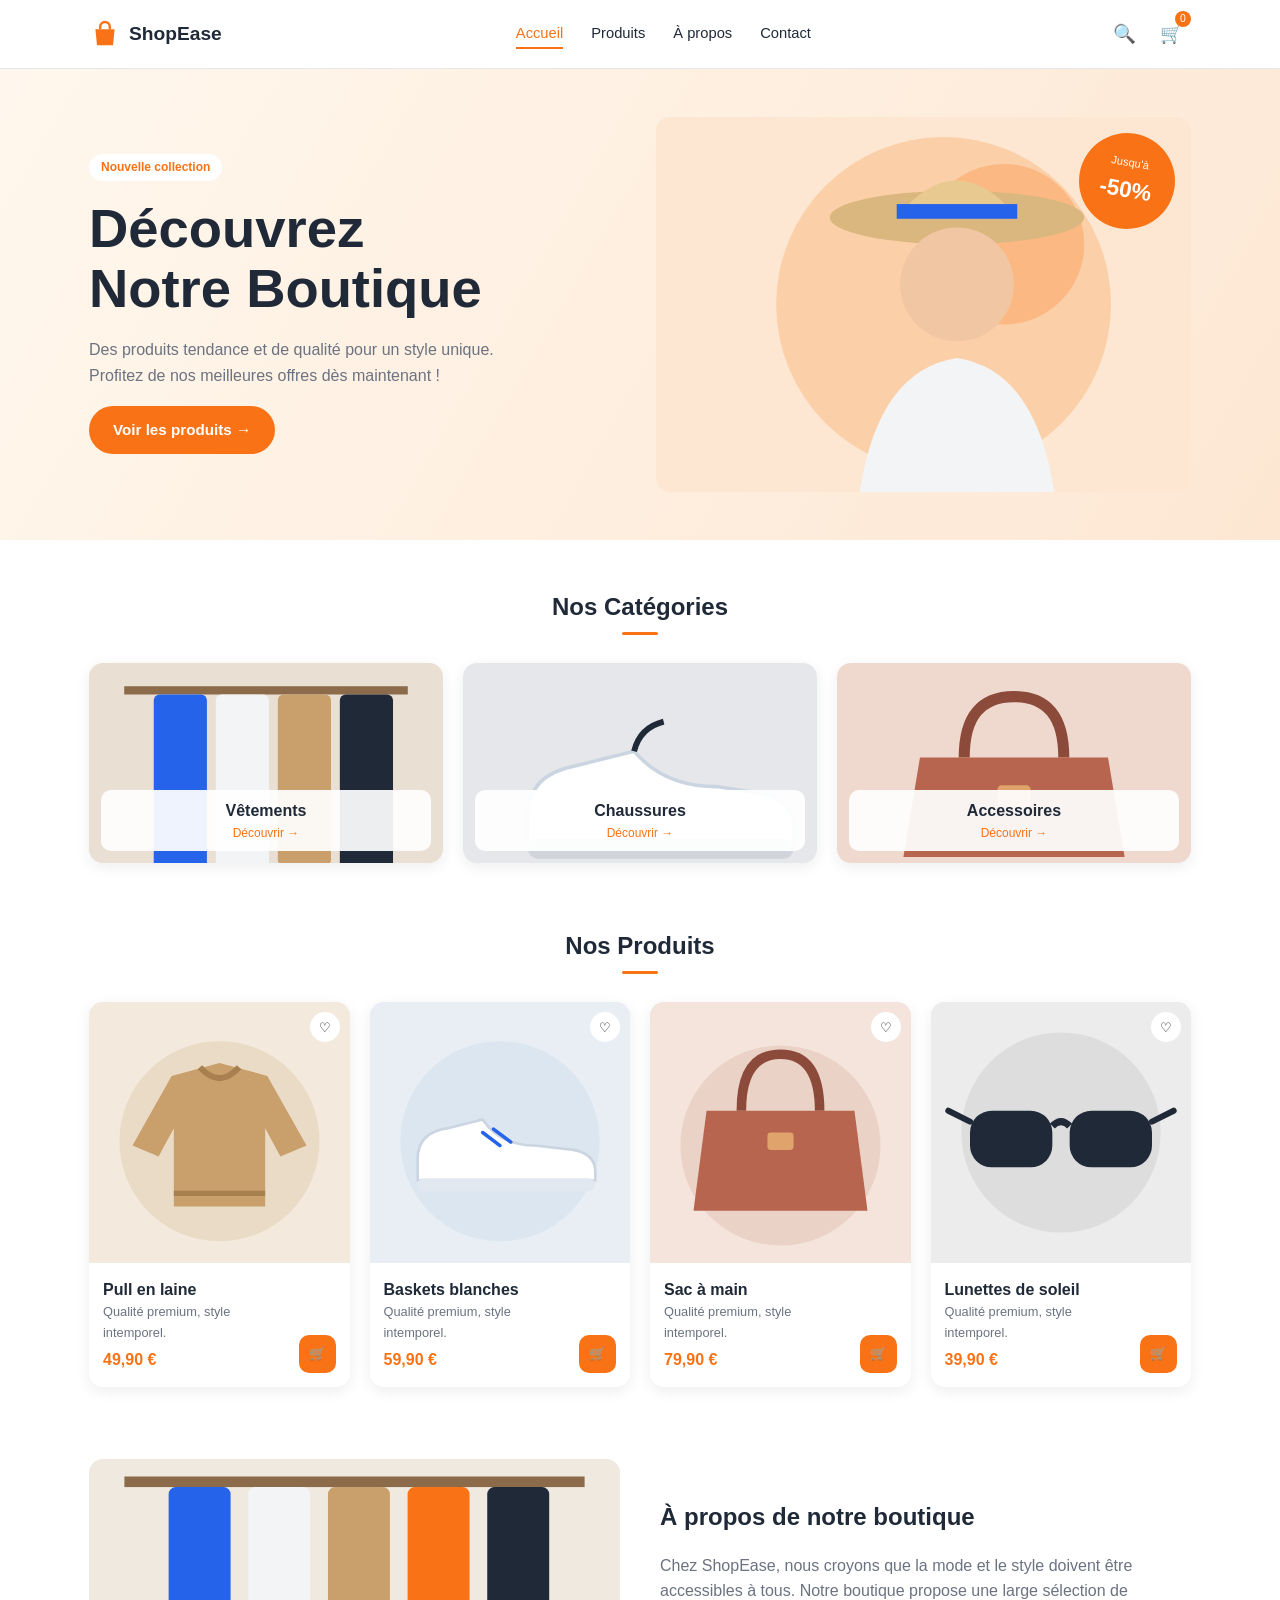
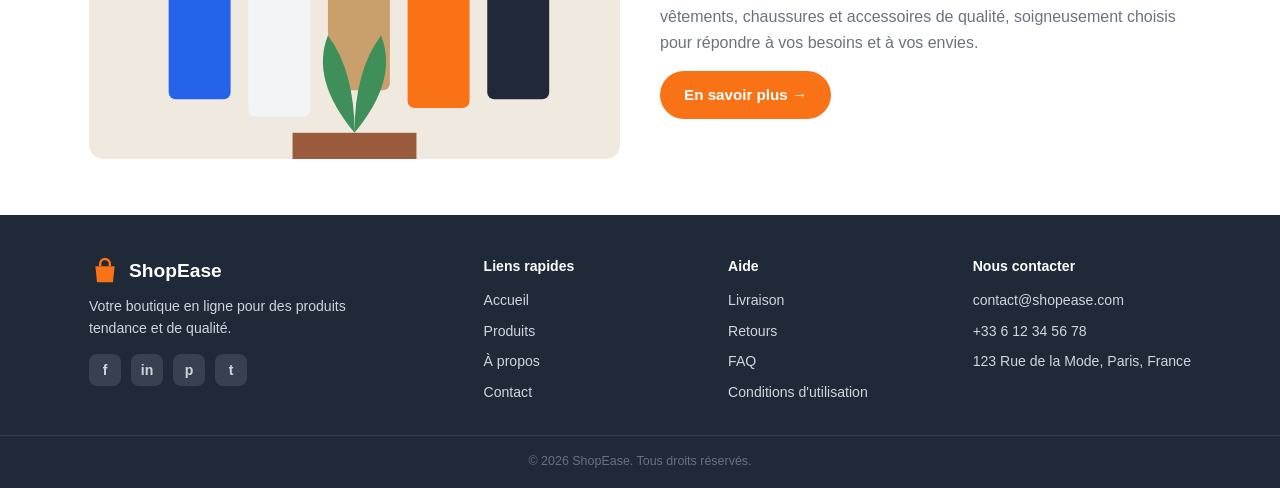
<file: index.html>
<!DOCTYPE html>
<html lang="fr">
<head>
  <meta charset="UTF-8">
  <meta name="viewport" content="width=device-width, initial-scale=1">
  <title>ShopEase — Boutique en ligne</title>
  <link rel="stylesheet" href="css/style.css">
</head>
<body>
<header class="site-header">
  <div class="container header-inner">
    <a class="logo" href="index.html"><img src="images/logo.svg" alt="" width="32" height="32"><span>ShopEase</span></a>
    <nav aria-label="Navigation principale">
      <ul class="nav-links">
        <li><a href="index.html" class="active">Accueil</a></li>
        <li><a href="index.html#produits">Produits</a></li>
        <li><a href="index.html#apropos">À propos</a></li>
        <li><a href="contact.html" >Contact</a></li>
      </ul>
    </nav>
    <div class="header-actions">
      <button class="icon-btn" aria-label="Rechercher">&#128269;</button>
      <a class="icon-btn cart" href="#" aria-label="Panier">&#128722;<span class="badge">0</span></a>
    </div>
  </div>
</header>
<main>
  <!-- SECTION ACCUEIL -->
  <section class="hero">
    <div class="container hero-inner">
      <div class="hero-text">
        <span class="tag">Nouvelle collection</span>
        <h1>Découvrez<br>Notre Boutique</h1>
        <p>Des produits tendance et de qualité pour un style unique. Profitez de nos meilleures offres dès maintenant !</p>
        <a class="btn" href="#produits">Voir les produits &rarr;</a>
      </div>
      <div class="hero-visual"><img src="images/hero.svg" alt="Nouvelle collection ShopEase"><div class="promo">Jusqu'à<strong>-50%</strong></div></div>
    </div>
  </section>

  <!-- CATÉGORIES -->
  <section class="section container" id="categories">
    <h2 class="section-title">Nos Catégories</h2>
    <div class="grid-row">
      <a class="card category" href="#produits"><img src="images/cat-vetements.svg" alt="Vêtements"><span class="cat-label"><strong>Vêtements</strong><small>Découvrir &rarr;</small></span></a>
      <a class="card category" href="#produits"><img src="images/cat-chaussures.svg" alt="Chaussures"><span class="cat-label"><strong>Chaussures</strong><small>Découvrir &rarr;</small></span></a>
      <a class="card category" href="#produits"><img src="images/cat-accessoires.svg" alt="Accessoires"><span class="cat-label"><strong>Accessoires</strong><small>Découvrir &rarr;</small></span></a>
    </div>
  </section>

  <!-- PRODUITS -->
  <section class="section container" id="produits">
    <h2 class="section-title">Nos Produits</h2>
    <div class="grid-row products">
      <article class="card product">
        <div class="product-img"><img src="images/pull.svg" alt="Pull en laine"><button class="fav" aria-label="Ajouter aux favoris">&#9825;</button></div>
        <div class="product-info"><div><h3>Pull en laine</h3><p class="desc">Qualité premium, style intemporel.</p><p class="price">49,90 €</p></div><button class="add" aria-label="Ajouter Pull en laine au panier">&#128722;</button></div>
      </article>
      <article class="card product">
        <div class="product-img"><img src="images/baskets.svg" alt="Baskets blanches"><button class="fav" aria-label="Ajouter aux favoris">&#9825;</button></div>
        <div class="product-info"><div><h3>Baskets blanches</h3><p class="desc">Qualité premium, style intemporel.</p><p class="price">59,90 €</p></div><button class="add" aria-label="Ajouter Baskets blanches au panier">&#128722;</button></div>
      </article>
      <article class="card product">
        <div class="product-img"><img src="images/sac.svg" alt="Sac à main"><button class="fav" aria-label="Ajouter aux favoris">&#9825;</button></div>
        <div class="product-info"><div><h3>Sac à main</h3><p class="desc">Qualité premium, style intemporel.</p><p class="price">79,90 €</p></div><button class="add" aria-label="Ajouter Sac à main au panier">&#128722;</button></div>
      </article>
      <article class="card product">
        <div class="product-img"><img src="images/lunettes.svg" alt="Lunettes de soleil"><button class="fav" aria-label="Ajouter aux favoris">&#9825;</button></div>
        <div class="product-info"><div><h3>Lunettes de soleil</h3><p class="desc">Qualité premium, style intemporel.</p><p class="price">39,90 €</p></div><button class="add" aria-label="Ajouter Lunettes de soleil au panier">&#128722;</button></div>
      </article>
    </div>
  </section>

  <!-- À PROPOS -->
  <section class="section container about" id="apropos">
    <img src="images/about.svg" alt="Boutique ShopEase">
    <div class="about-text">
      <h2>À propos de notre boutique</h2>
      <p>Chez ShopEase, nous croyons que la mode et le style doivent être accessibles à tous. Notre boutique propose une large sélection de vêtements, chaussures et accessoires de qualité, soigneusement choisis pour répondre à vos besoins et à vos envies.</p>
      <a class="btn" href="contact.html">En savoir plus &rarr;</a>
    </div>
  </section>
</main>
<footer class="site-footer">
  <div class="container footer-inner">
    <div class="footer-col brand">
      <a class="logo" href="index.html"><img src="images/logo.svg" alt="" width="32" height="32"><span>ShopEase</span></a>
      <p>Votre boutique en ligne pour des produits tendance et de qualité.</p>
      <div class="socials">
        <a href="#" aria-label="Facebook">f</a><a href="#" aria-label="Instagram">in</a><a href="#" aria-label="Pinterest">p</a><a href="#" aria-label="TikTok">t</a>
      </div>
    </div>
    <div class="footer-col"><h4>Liens rapides</h4><a href="index.html">Accueil</a><a href="index.html#produits">Produits</a><a href="index.html#apropos">À propos</a><a href="contact.html">Contact</a></div>
    <div class="footer-col"><h4>Aide</h4><a href="#">Livraison</a><a href="#">Retours</a><a href="#">FAQ</a><a href="#">Conditions d'utilisation</a></div>
    <div class="footer-col"><h4>Nous contacter</h4><p>contact@shopease.com</p><p>+33 6 12 34 56 78</p><p>123 Rue de la Mode, Paris, France</p></div>
  </div>
  <p class="copyright">&copy; 2026 ShopEase. Tous droits réservés.</p>
</footer>
</body>
</html>
</file>
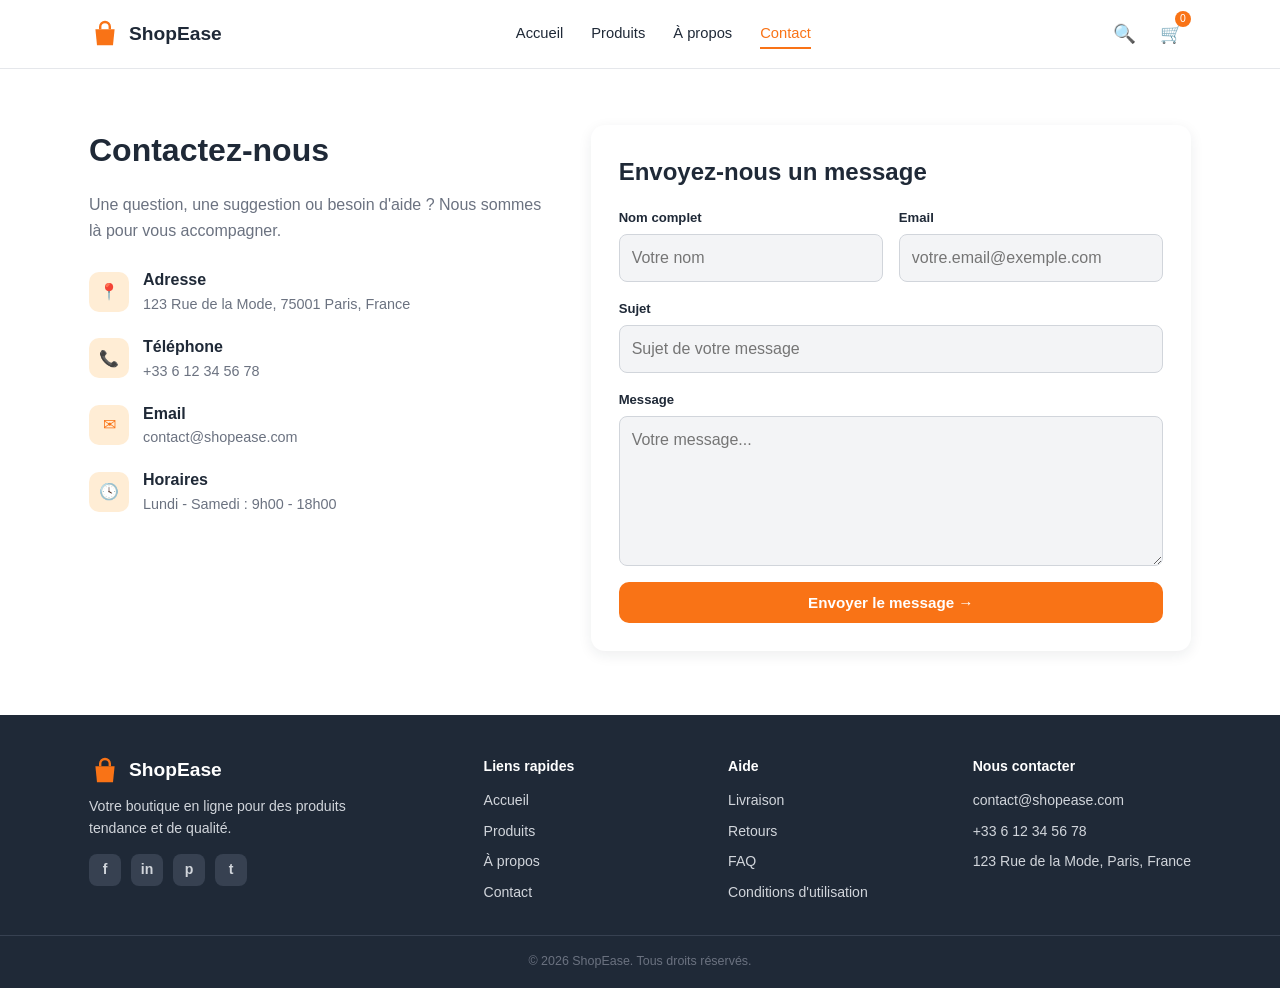
<file: contact.html>
<!DOCTYPE html>
<html lang="fr">
<head>
  <meta charset="UTF-8">
  <meta name="viewport" content="width=device-width, initial-scale=1">
  <title>Contact — ShopEase</title>
  <link rel="stylesheet" href="css/style.css">
</head>
<body>
<header class="site-header">
  <div class="container header-inner">
    <a class="logo" href="index.html"><img src="images/logo.svg" alt="" width="32" height="32"><span>ShopEase</span></a>
    <nav aria-label="Navigation principale">
      <ul class="nav-links">
        <li><a href="index.html" >Accueil</a></li>
        <li><a href="index.html#produits">Produits</a></li>
        <li><a href="index.html#apropos">À propos</a></li>
        <li><a href="contact.html" class="active">Contact</a></li>
      </ul>
    </nav>
    <div class="header-actions">
      <button class="icon-btn" aria-label="Rechercher">&#128269;</button>
      <a class="icon-btn cart" href="#" aria-label="Panier">&#128722;<span class="badge">0</span></a>
    </div>
  </div>
</header>
<main class="container contact">
  <section class="contact-info">
    <h1>Contactez-nous</h1>
    <p class="lead">Une question, une suggestion ou besoin d'aide ? Nous sommes là pour vous accompagner.</p>
    <ul class="info-list">
      <li><span class="ico">&#128205;</span><div><strong>Adresse</strong><p>123 Rue de la Mode, 75001 Paris, France</p></div></li>
      <li><span class="ico">&#128222;</span><div><strong>Téléphone</strong><p>+33 6 12 34 56 78</p></div></li>
      <li><span class="ico">&#9993;</span><div><strong>Email</strong><p>contact@shopease.com</p></div></li>
      <li><span class="ico">&#128339;</span><div><strong>Horaires</strong><p>Lundi - Samedi : 9h00 - 18h00</p></div></li>
    </ul>
  </section>
  <section class="card form-card">
    <h2>Envoyez-nous un message</h2>
    <form action="#" method="post">
      <div class="row">
        <div class="field"><label for="nom">Nom complet</label><input id="nom" name="nom" type="text" placeholder="Votre nom" required></div>
        <div class="field"><label for="email">Email</label><input id="email" name="email" type="email" placeholder="votre.email@exemple.com" required></div>
      </div>
      <div class="field"><label for="sujet">Sujet</label><input id="sujet" name="sujet" type="text" placeholder="Sujet de votre message" required></div>
      <div class="field"><label for="message">Message</label><textarea id="message" name="message" rows="5" placeholder="Votre message..." required></textarea></div>
      <button class="btn full" type="submit">Envoyer le message &rarr;</button>
    </form>
  </section>
</main>
<footer class="site-footer">
  <div class="container footer-inner">
    <div class="footer-col brand">
      <a class="logo" href="index.html"><img src="images/logo.svg" alt="" width="32" height="32"><span>ShopEase</span></a>
      <p>Votre boutique en ligne pour des produits tendance et de qualité.</p>
      <div class="socials">
        <a href="#" aria-label="Facebook">f</a><a href="#" aria-label="Instagram">in</a><a href="#" aria-label="Pinterest">p</a><a href="#" aria-label="TikTok">t</a>
      </div>
    </div>
    <div class="footer-col"><h4>Liens rapides</h4><a href="index.html">Accueil</a><a href="index.html#produits">Produits</a><a href="index.html#apropos">À propos</a><a href="contact.html">Contact</a></div>
    <div class="footer-col"><h4>Aide</h4><a href="#">Livraison</a><a href="#">Retours</a><a href="#">FAQ</a><a href="#">Conditions d'utilisation</a></div>
    <div class="footer-col"><h4>Nous contacter</h4><p>contact@shopease.com</p><p>+33 6 12 34 56 78</p><p>123 Rue de la Mode, Paris, France</p></div>
  </div>
  <p class="copyright">&copy; 2026 ShopEase. Tous droits réservés.</p>
</footer>
</body>
</html>
</file>
<file: css/style.css>
/* ===== ShopEase — style.css (mise en page 100 % Flexbox) ===== */
:root{
  --primary:#2563EB; --accent:#F97316; --bg:#F3F4F6;
  --text:#1F2937; --muted:#6B7280; --white:#fff;
  --radius:14px; --shadow:0 4px 14px rgba(31,41,55,.08);
}
*{box-sizing:border-box;margin:0;padding:0}
body{font-family:"Segoe UI",Roboto,Arial,sans-serif;color:var(--text);background:var(--white);line-height:1.6;display:flex;flex-direction:column;min-height:100vh}
main{flex:1}
img{max-width:100%;display:block}
a{color:inherit;text-decoration:none}
ul{list-style:none}
.container{width:100%;max-width:1150px;margin:0 auto;padding:0 24px}

/* ----- En-tête ----- */
.site-header{background:var(--white);border-bottom:1px solid #E5E7EB;position:sticky;top:0;z-index:10}
.header-inner{display:flex;align-items:center;justify-content:space-between;gap:24px;height:68px}
.logo{display:flex;align-items:center;gap:8px;font-weight:700;font-size:1.2rem}
.nav-links{display:flex;gap:28px;font-size:.92rem}
.nav-links a{padding:6px 0;border-bottom:2px solid transparent;transition:.2s}
.nav-links a:hover,.nav-links a.active{color:var(--accent);border-color:var(--accent)}
.header-actions{display:flex;align-items:center;gap:8px}
.icon-btn{background:none;border:0;font-size:1.15rem;cursor:pointer;position:relative;padding:8px;border-radius:50%;transition:.2s}
.icon-btn:hover{background:var(--bg)}
.badge{position:absolute;top:0;right:0;background:var(--accent);color:#fff;font-size:.65rem;border-radius:50%;width:16px;height:16px;display:flex;align-items:center;justify-content:center}

/* ----- Boutons ----- */
.btn{display:inline-flex;align-items:center;justify-content:center;background:var(--accent);color:#fff;border:0;padding:12px 24px;border-radius:999px;font-weight:600;font-size:.95rem;cursor:pointer;transition:.2s}
.btn:hover{background:#EA580C;transform:translateY(-2px);box-shadow:0 6px 16px rgba(249,115,22,.35)}
.btn.full{width:100%;border-radius:10px}

/* ----- Hero ----- */
.hero{background:linear-gradient(120deg,#FFF7ED,#FDE7D3)}
.hero-inner{display:flex;align-items:center;justify-content:space-between;gap:32px;padding-top:48px;padding-bottom:48px}
.hero-text{flex:1;display:flex;flex-direction:column;align-items:flex-start;gap:18px}
.tag{background:#fff;color:var(--accent);font-weight:700;font-size:.75rem;padding:4px 12px;border-radius:999px}
.hero h1{font-size:clamp(2.2rem,5vw,3.4rem);line-height:1.1}
.hero p{color:var(--muted);max-width:420px}
.hero-visual{flex:1;position:relative;display:flex;justify-content:center}
.hero-visual img{border-radius:var(--radius);max-height:380px;width:100%;object-fit:cover}
.promo{position:absolute;top:16px;right:16px;width:96px;height:96px;border-radius:50%;background:var(--accent);color:#fff;display:flex;flex-direction:column;align-items:center;justify-content:center;font-size:.7rem;transform:rotate(10deg)}
.promo strong{font-size:1.4rem}

/* ----- Sections ----- */
.section{padding-top:48px;padding-bottom:16px}
.section-title{text-align:center;font-size:1.5rem;margin-bottom:28px;display:flex;flex-direction:column;align-items:center;gap:6px}
.section-title::after{content:"";width:36px;height:3px;background:var(--accent);border-radius:2px}
.grid-row{display:flex;flex-wrap:wrap;gap:20px}
.card{background:var(--white);border-radius:var(--radius);box-shadow:var(--shadow);overflow:hidden;transition:transform .25s,box-shadow .25s}
.card:hover{transform:translateY(-6px);box-shadow:0 12px 26px rgba(31,41,55,.15)}

/* Catégories */
.category{flex:1 1 280px;position:relative;display:flex;flex-direction:column;justify-content:flex-end;height:200px}
.category img{position:absolute;inset:0;width:100%;height:100%;object-fit:cover;transition:transform .4s}
.category:hover img{transform:scale(1.06)}
.cat-label{position:relative;margin:12px;background:rgba(255,255,255,.92);border-radius:10px;padding:8px;display:flex;flex-direction:column;align-items:center}
.cat-label small{color:var(--accent);font-size:.75rem}

/* Produits */
.product{flex:1 1 220px;display:flex;flex-direction:column}
.product-img{position:relative;background:var(--bg);display:flex}
.product-img img{width:100%;aspect-ratio:1/1;object-fit:cover}
.fav{position:absolute;top:10px;right:10px;width:30px;height:30px;border-radius:50%;border:0;background:#fff;cursor:pointer;display:flex;align-items:center;justify-content:center}
.fav:hover{color:var(--accent)}
.product-info{display:flex;align-items:flex-end;justify-content:space-between;gap:8px;padding:14px}
.product-info h3{font-size:1rem}
.desc{color:var(--muted);font-size:.8rem}
.price{color:var(--accent);font-weight:700;margin-top:4px}
.add{width:38px;height:38px;border:0;border-radius:10px;background:var(--accent);color:#fff;cursor:pointer;display:flex;align-items:center;justify-content:center;transition:.2s}
.add:hover{background:#EA580C;transform:scale(1.08)}

/* À propos */
.about{display:flex;align-items:center;gap:40px;padding-top:56px;padding-bottom:56px}
.about img{flex:1 1 0;min-width:0;border-radius:var(--radius);max-height:300px;object-fit:cover}
.about-text{flex:1;display:flex;flex-direction:column;align-items:flex-start;gap:16px}
.about-text p{color:var(--muted)}

/* ----- Contact ----- */
.contact{display:flex;align-items:flex-start;gap:48px;padding-top:56px;padding-bottom:64px}
.contact-info{flex:1;display:flex;flex-direction:column;gap:16px}
.contact-info h1{font-size:2rem}
.lead{color:var(--muted)}
.info-list{display:flex;flex-direction:column;gap:18px;margin-top:8px}
.info-list li{display:flex;align-items:center;gap:14px}
.info-list p{color:var(--muted);font-size:.9rem}
.ico{width:40px;height:40px;border-radius:10px;background:#FFEDD5;color:var(--accent);display:flex;align-items:center;justify-content:center;flex-shrink:0}
.form-card{flex:1.2;padding:28px;display:flex;flex-direction:column;gap:16px}
.form-card:hover{transform:none}
form{display:flex;flex-direction:column;gap:16px}
.row{display:flex;gap:16px}
.field{flex:1;display:flex;flex-direction:column;gap:6px}
label{font-size:.82rem;font-weight:600}
input,textarea{font:inherit;padding:10px 12px;border:1px solid #D1D5DB;border-radius:8px;background:var(--bg);transition:.2s;width:100%}
input:focus,textarea:focus{outline:2px solid var(--primary);background:#fff}

/* ----- Pied de page ----- */
.site-footer{background:var(--text);color:#D1D5DB;padding-top:40px;font-size:.88rem}
.footer-inner{display:flex;flex-wrap:wrap;justify-content:space-between;gap:32px}
.footer-col{display:flex;flex-direction:column;gap:8px;min-width:150px}
.footer-col.brand{flex:1 1 240px;max-width:300px}
.footer-col h4{color:#fff;margin-bottom:4px}
.footer-col a:hover{color:var(--accent)}
.site-footer .logo{color:#fff}
.socials{display:flex;gap:10px;margin-top:6px}
.socials a{width:32px;height:32px;border-radius:8px;background:#374151;display:flex;align-items:center;justify-content:center;font-weight:700;transition:.2s}
.socials a:hover{background:var(--accent);color:#fff}
.copyright{text-align:center;border-top:1px solid #374151;margin-top:32px;padding:16px;font-size:.78rem;color:var(--muted)}

/* ----- Responsive ----- */
@media (max-width:900px){
  .hero-inner,.about,.contact{flex-direction:column}
  .hero-text{align-items:center;text-align:center}
  .nav-links{gap:16px}
}
@media (max-width:640px){
  .header-inner{flex-wrap:wrap;height:auto;padding-top:10px;padding-bottom:10px;justify-content:center}
  .row{flex-direction:column}
  .footer-inner{flex-direction:column}
  .product{flex-basis:45%}
}
@media (prefers-reduced-motion:reduce){*{transition:none!important}}
</file>
